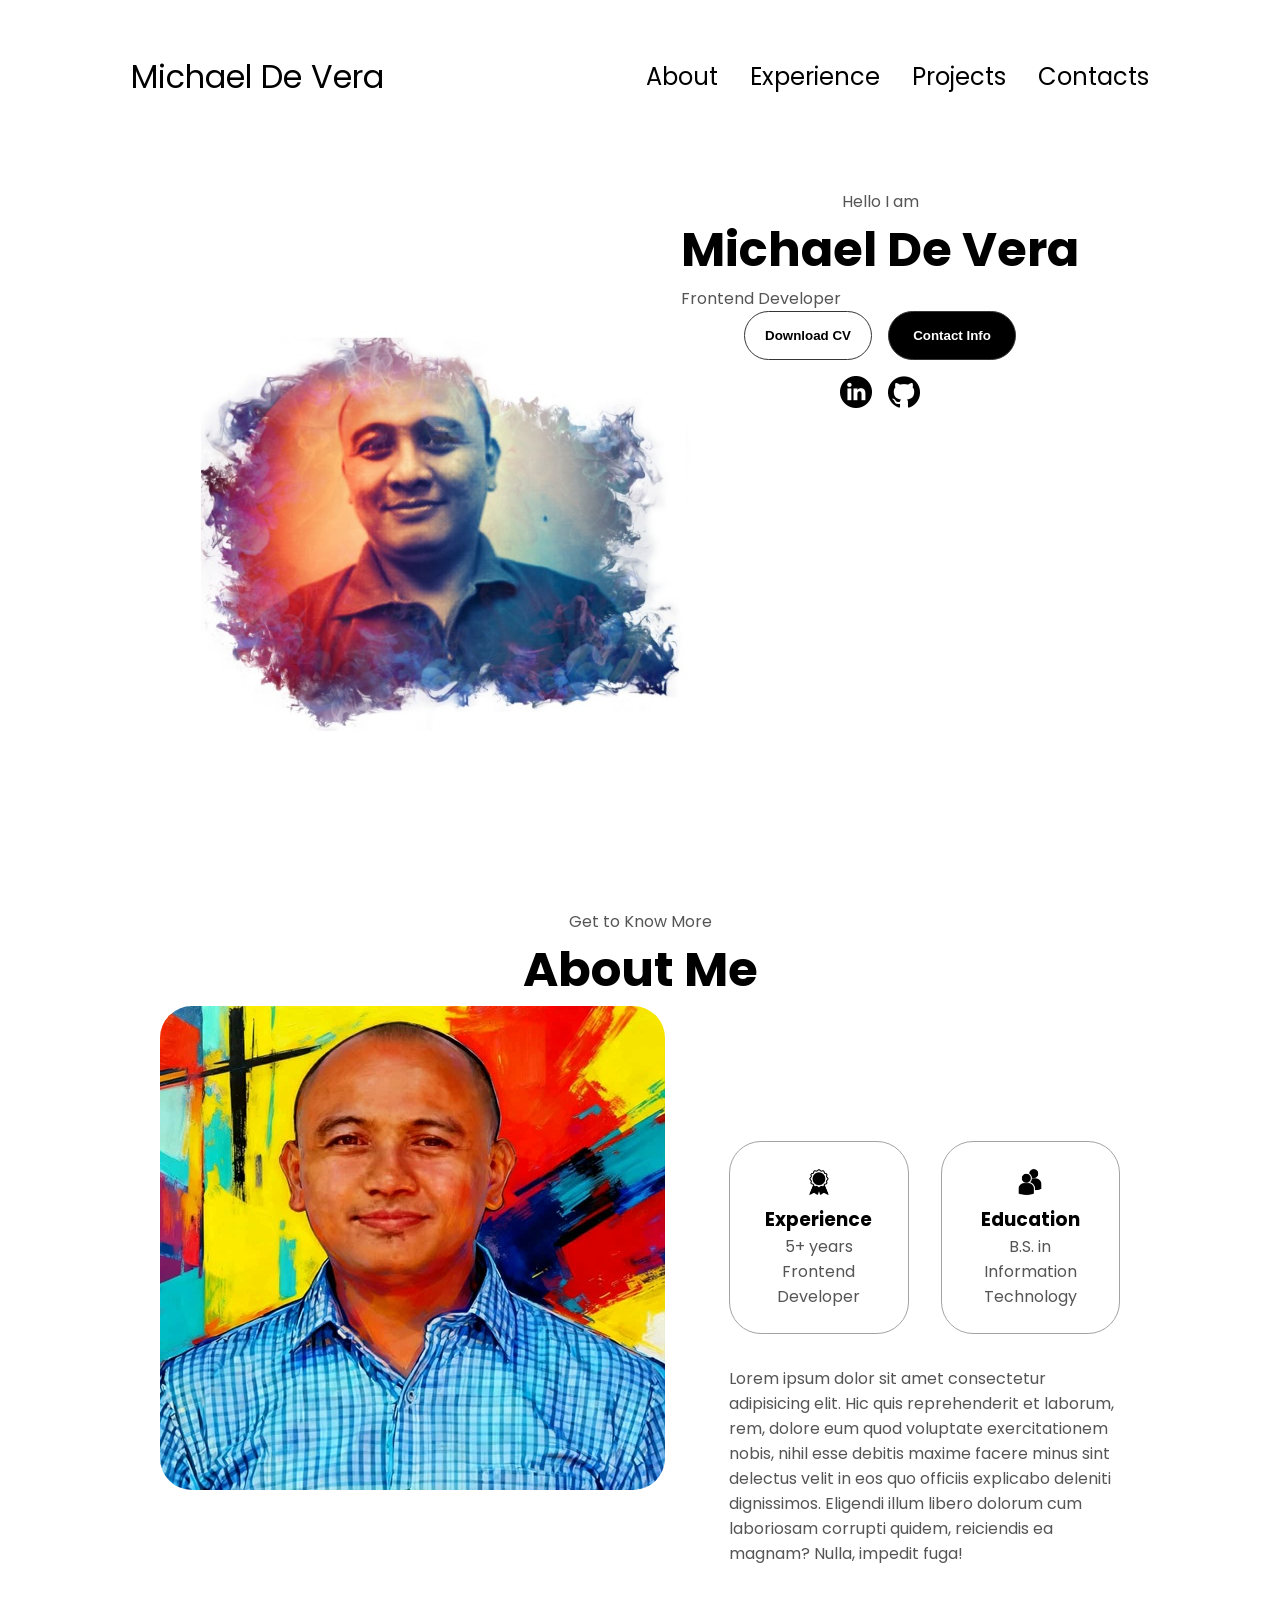
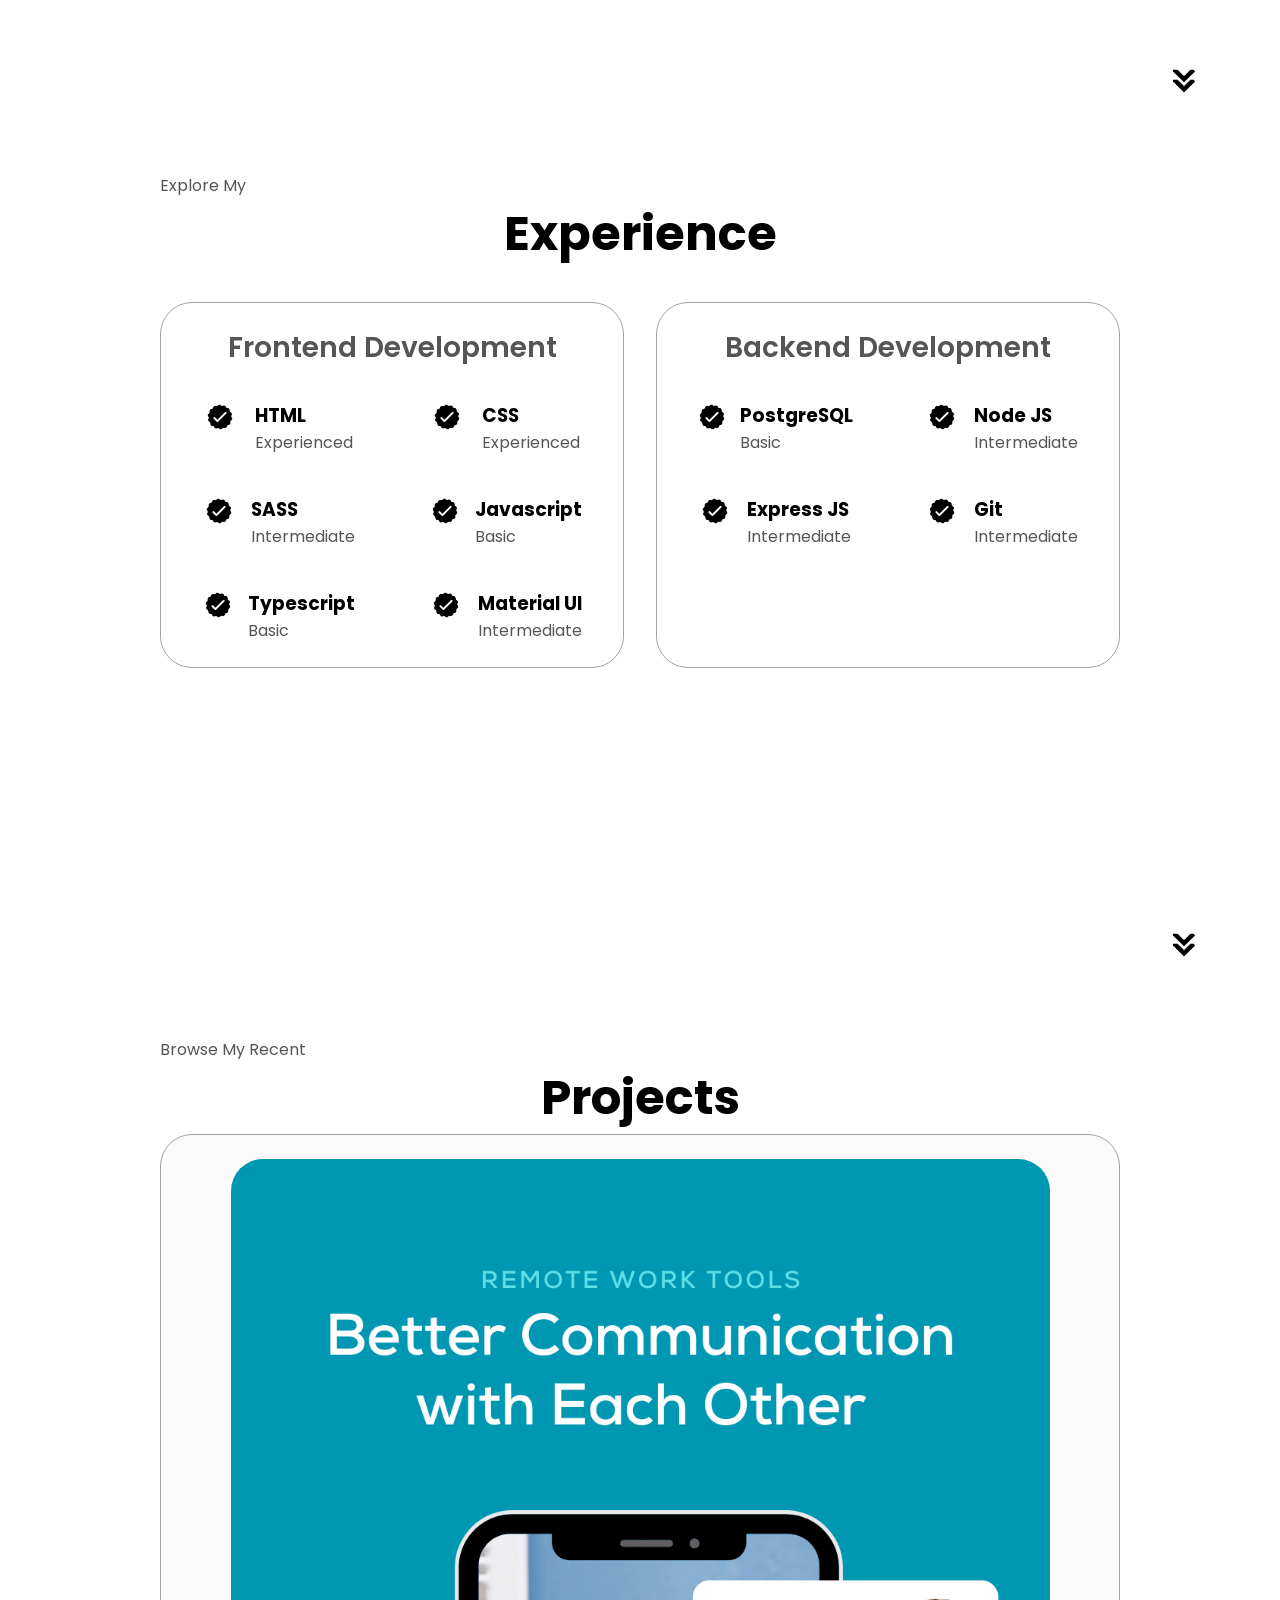
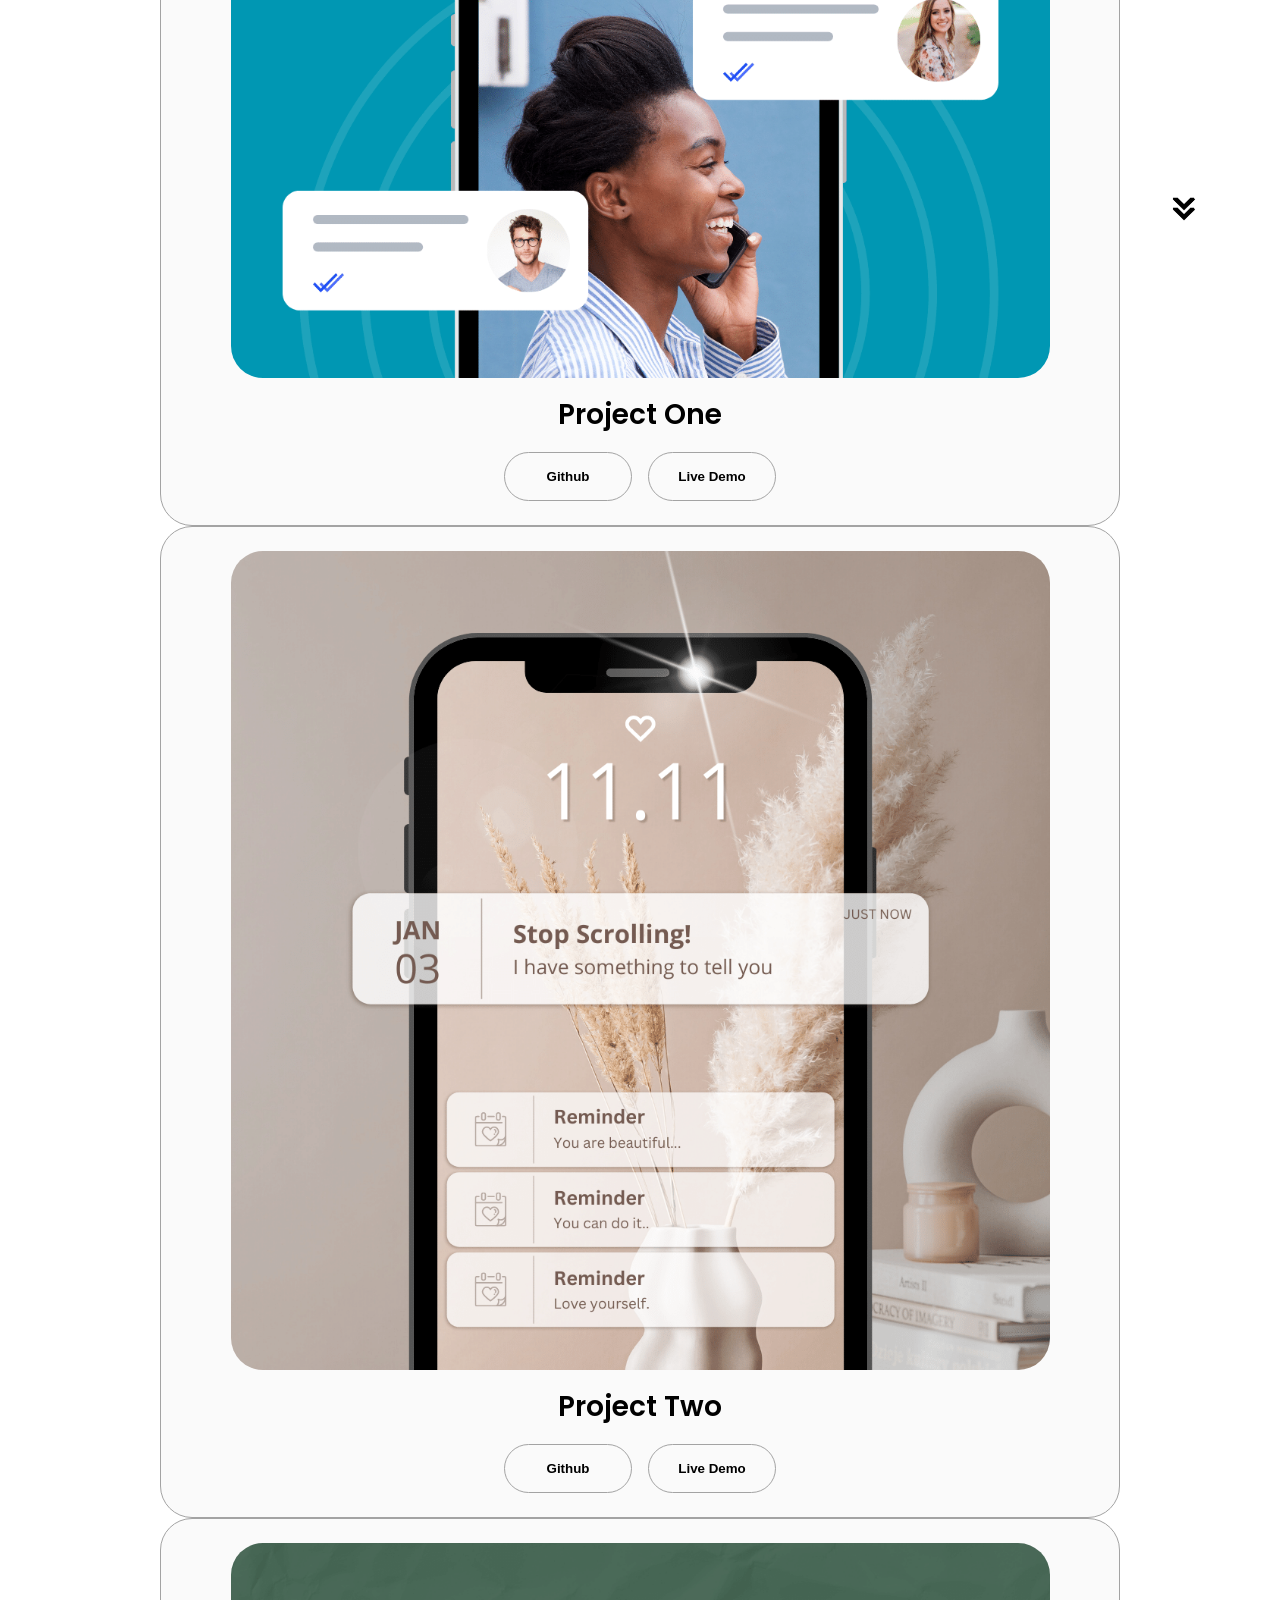
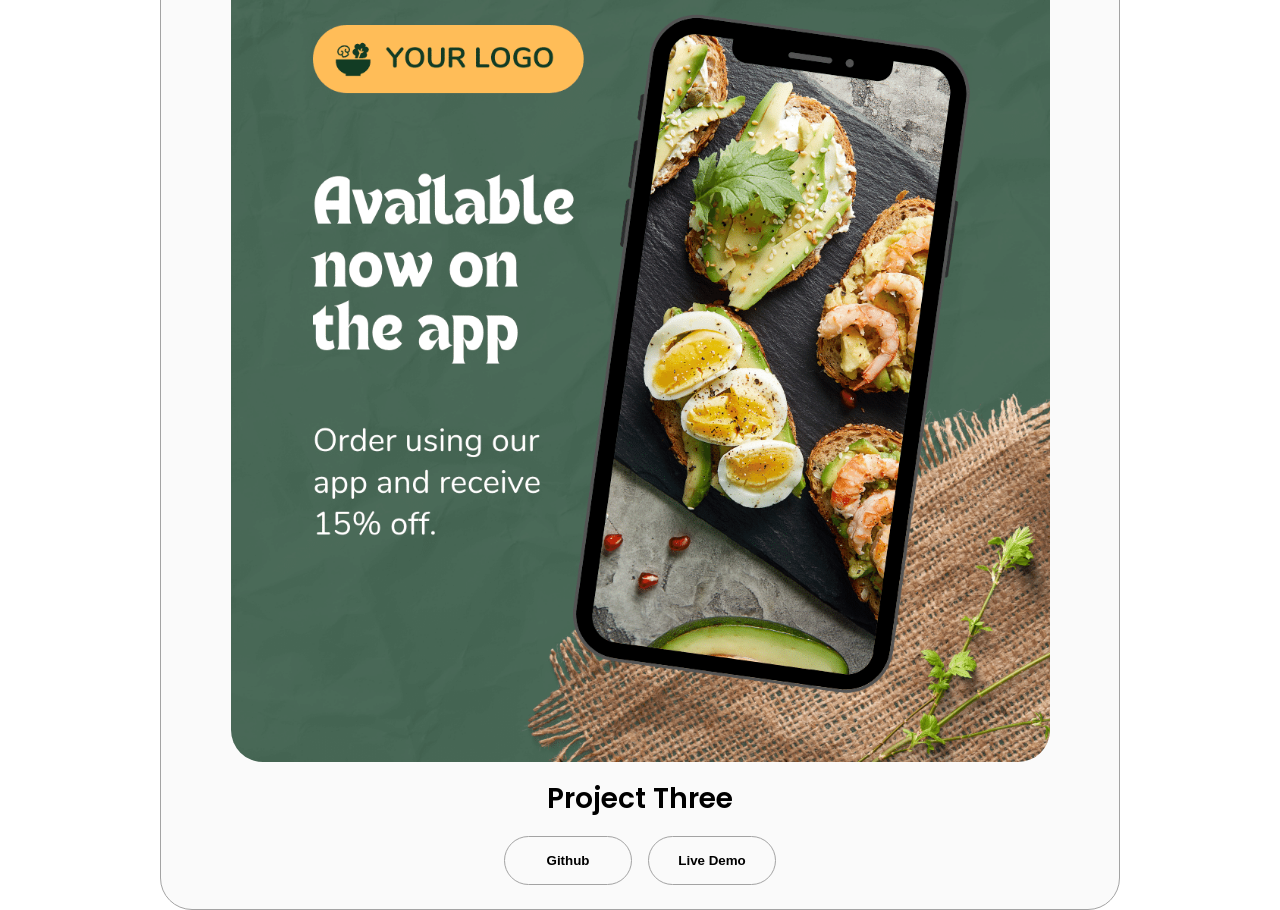
<file: index.html>
<!DOCTYPE html>
<html lang="en">
  <head>
    <meta charset="UTF-8" />
    <meta name="viewport" content="width=device-width, initial-scale=1.0">
    <title>My Portfolio</title>
    <link rel = "stylesheet" href="style.css">
    <link rel = "stylesheet" href="mediaqueries.css">
  </head>
  <body>
    <nav id = "desktop-nav">
      <div class = "logo">Michael De Vera</div>
      <div>
        <ul class= "nav-links">
          <li><a href="#about">About</a></li>
          <li><a href="#experience">Experience</a></li>
          <li><a href="#projects">Projects</a></li>
          <li><a href="#contacts">Contacts</a></li>
        </ul>
      </div>
    </nav>
    <nav id ="hamburger-nav">
      <div class = "logo">Michael De Vera</div>
      <div class = "hamburger-menu">
        <div class = "hamburger-icon" onclick = "toggleMenu()">
          <span></span>
          <span></span>
          <span></span>
        </div>
        <div class= "menu-links">
          <li><a href="#about" onclick = "toggleMenu()">About</a></li>
          <li><a href="#experience" onclick = "toggleMenu()">Experience</a></li>
          <li><a href="#projects" onclick = "toggleMenu()">Projects</a></li>
          <li><a href="#contacts" onclick = "toggleMenu()">Contacts</a></li>
        </div>
      </div>
    </nav>
    <section id= "profile">
      <div class= "section__pic-container">
        <img src= "./assets/profile-pic-1.jpg" alt= "Cloud Strife Profile Picture">
        </div>
        <div class = "section_text">
          <p class = "section__text__p1">Hello I am</p>
          <h1 class = "title">Michael De Vera</h1>
          <p class= ""section__text__p2>Frontend Developer</p>
          <div class = "btn-container">
            <button class = "btn btn-color-2"
            onclick= "window.open('./assets/cv_mike_01.pdf')"> Download CV</button>
            <button class ="btn btn-color-1"
            onclick="location.href='./contact'">Contact Info</button>
        </div>
        <div id = "socials-container">
          <img src = "./assets/linkedin.png" alt = "My LinkedIn Profile"
          class = "icon" onclick = "location.href='https://linkedin.com'" />
          <img src = "./assets/github.png" alt = "My Github Profile"
            class = "icon" onclick = "location.href='https://github.com'" />
        </div>
      </div>
    </section>
    <script src="script.js"></script>
  </body>
  </html>
       











    </section>
    <section id="about">
      <p class="section__text__p1">Get to Know More</p>
      <h1 class="title">About Me</h1>
      <div class="section-container">
        <div class="section__pic_container">
          <img
            src="./assets/about-pic.jpg"
            alt="Profile Picture"
            class="about-pic"
          />
        </div>
        <div class="about-details-container">
          <div class="about-containers">
            <div class="details-container">
              <img
                src="./assets/experience.png"
                alt="Experience icon"
                class="icon"
              />
              <h3>Experience</h3>
              <p>5+ years <br />Frontend Developer</p>
            </div>
            <div class="details-container">
              <img
                src="./assets/education.png"
                alt="Education icon"
                class="icon"
              />
              <h3>Education</h3>
              <p>
                B.S. in Information Technology <br />

              </p>
            </div>
          </div>
          <div class="text-container">
            <p>
              Lorem ipsum dolor sit amet consectetur adipisicing elit. Hic quis
              reprehenderit et laborum, rem, dolore eum quod voluptate
              exercitationem nobis, nihil esse debitis maxime facere minus sint
              delectus velit in eos quo officiis explicabo deleniti dignissimos.
              Eligendi illum libero dolorum cum laboriosam corrupti quidem, 
              reiciendis ea magnam? Nulla, impedit fuga!
            </p>
          </div>
        </div>
      </div>
      <img
        src="./assets/arrow.png"
        alt="Arrow icon"
        class="icon arrow"
        onclick="location.href = './#experience'"
      />
    </section>
        <section id="experience">
          <p class="section_text_p1">Explore My</p>
          <h1 class="title">Experience</h1>
          <div class="experience-details-container">
            <div class="about-containers">
              <div class="details-container">
                <h2 class="experience-sub-title">Frontend Development</h2>
                <div class="article-container">
                  <article>
                    <img 
                      src="./assets/checkmark.png"
                      alt="Experience icon"
                      class="icon"
                      />
                      <div>
                        <h3>HTML</h3>
                        <p>Experienced</p>
                      </div>
                   </article>
                   <article>
                    <img
                      src="./assets/checkmark.png"   
                      alt="Experience icon"
                      class="icon"
                    />
                    <div>
                      <h3>CSS</h3>
                      <p>Experienced</p>
                    </div>
                  </article>
                  <article>
                    <img 
                      src="./assets/checkmark.png"
                      alt="Experince icon"
                      class="icon"
                    />
                    <div>
                      <h3>SASS</h3>
                      <p>Intermediate</p>
                    </div>
                    </article>
                    <article>
                      <img 
                        src="./assets/checkmark.png"
                        alt="Experience icon"
                        class="icon"
                      />
                      <div>
                        <h3>Javascript</h3>
                        <p>Basic</p>
                      </div>
                    </article>
                    <article>
                      <img 
                        src="./assets/checkmark.png"
                        alt="Experience icon"
                        class="icon"
                      />
                      <div>
                        <h3>Typescript</h3>
                        <p>Basic</p>
                      </div>
                      </article>
                      <article>
                        <img 
                          src="./assets/checkmark.png"
                          alt="Experience icon"
                          class="icon"
                        />
                        <div>
                          <h3>Material UI</h3>
                          <p>Intermediate</p>
                        </div>
                      </article>
                    </div>
                  </div>
                  <div class="details-container">
                    <h2 class="experience-sub-title">Backend Development</h2>
                    <div class="article-container">
                      <article>
                        <img 
                          src="./assets/checkmark.png"
                          alt="Experience icon"
                          class="icon"
                        />
                        <div>
                        <h3>PostgreSQL</h3>
                        <p>Basic</p>
                      </div>
                    </article>
                    <article>
                      <img 
                        src="./assets/checkmark.png"
                        alt="Experience icon"
                        class="icon"
                      />
                      <div>
                        <h3>Node JS</h3>
                        <p>Intermediate</p>
                      </div>
                    </article>
                    <article>
                      <img 
                        src="./assets/checkmark.png"
                        alt="Experience icon"
                        class="icon"
                      />
                      <div>
                        <h3>Express JS</h3>
                        <p>Intermediate</p>
                      </div>
                      </article>
                      <article>
                        <img 
                          src="./assets/checkmark.png"
                          alt="Experience icon"
                          class="icon"
                      />
                      <div>
                        <h3>Git</h3>
                        <p>Intermediate</p>
                      </div>
                    </article>
                  </div>
                </div>
              </div> 
            </div>
            <img
              src="./assets/arrow.png"
              alt="Arrow icon"
              class="icon arrow"
              onclick="location.href = './#projects'"
              />
            </section>
            <section id="projects">
              <p class="section_text_p1">Browse My Recent</p>
              <h1 class="title">Projects</h1>
              <div class="experience-details-container">

                <!-- Project One -->
                  <div class="details-container color-container">
                    <div class="article-container">
                      <img 
                        src="./assets/project-1.png"
                        alt="Project One"
                        class="project-img"
                      />
                    </div>
                    <h2 class="experience-sub-title project-title">Project One</h2>
                    <div class="btn-container">
                      <button 
                        class="btn btn-color-2 project-btn"
                        onclick="location.href='https://github.com/mischmi2023'"
                      >
                        Github
                      </button>
                      <button
                        class="btn btn-color-2 project-btn"
                        onclick="location.href='https://cm82.paabeelee.com/login.asp'"
                      >
                        Live Demo
                    </button>
                  </div>
                </div>

                <!-- Project Two-->
                <div class="details-container color-container">
                <div class="article-container">
                <img
                 src="./assets/project-2.png"
                 alt="Project Two"
                 class="project-img"
                />
             </div>
             <h2 class="experience-sub-title project-title">Project Two</h2>
             <div class="btn-container">
               <button 
                class="btn btn-color-2 project-btn"
                onclick="location.href='https://github.com/mischmi2023'"
              >
                Github
            </button>
            <button
              class="btn btn-color-2 project-btn"
              onclick="location.href='https://cm82.paabeelee.com/login.asp'"
            >
            Live Demo 
            </button>
           </div>
           </div>

           <!-- Project Three -->
           <div class="details-container color-container">
              <div class="article-container">
                <img
                  src="./assets/project-3.png"
                  alt="Project 3"
                  class="project-img"
              />
            </div>
            <h2 class="experience-sub-title project-title">Project Three</h2>
            <div class="btn-container">
              <button 
                class="btn btn-color-2 project-btn"
                onclick="location.href='https://github.com/mischmi2023'"
              >
                Github
              </button>
              <button
                class="btn btn-color-2 project-btn"
                onclick="location.href='https://cm82.paabeelee.com/login.asp'"
              >
                Live Demo 
              </button>
            </div>
          </div>
        </div>
      <img 
        src="./assets/arrow.png"
        alt="Arrow icon"
        class="icon arrow"
        onclick="location.href = './#contact'"
      />
    </section>
  <script src="script.js"></script>
  </section>
    <section id="contact">
      <p class="section_text_p1">Get in Touch</p>
      <h1 class="title">Contact Me</h1>
      <div class="contact-info-upper-container">
        <div class="contact-info-container">
          <img 
            src="./assets/email.png"
            alt="Email icon"
            class="icon contact-icon"
          />
          <p><a href="mailto:migz.dv8@gmail.com">migz.dv8@gmail.com</a></p>
        </div>
        <div class="contact-info-container">
          <img
            src="./assets/linkedin.png"
            alt="LinkedIn icon"
            class="icon contact-icon"
          />
        <p><a href="https://www.linkedin.com">LinkedIn</a>></p>
      </div>
      </div>
    </section>
    <footer>
      <nav>
        <div class="nav-links-container">
          <ul class="nav-links">
            <li><a href="#about">About</a></li>
            <li><a href="#experience">Experience</a></li>
            <li><a href="#projects">Projects</a></li>
            <li><a href="#contact">Contacts</a></li>
          </ul>
        </div>
      </nav>
      <p>Copyright &#169; 2026 Michael De Vera. All Rights Reserved.</p>
      </footer>
    <script src="script.js"></script>
  </body>
</html>
</file>
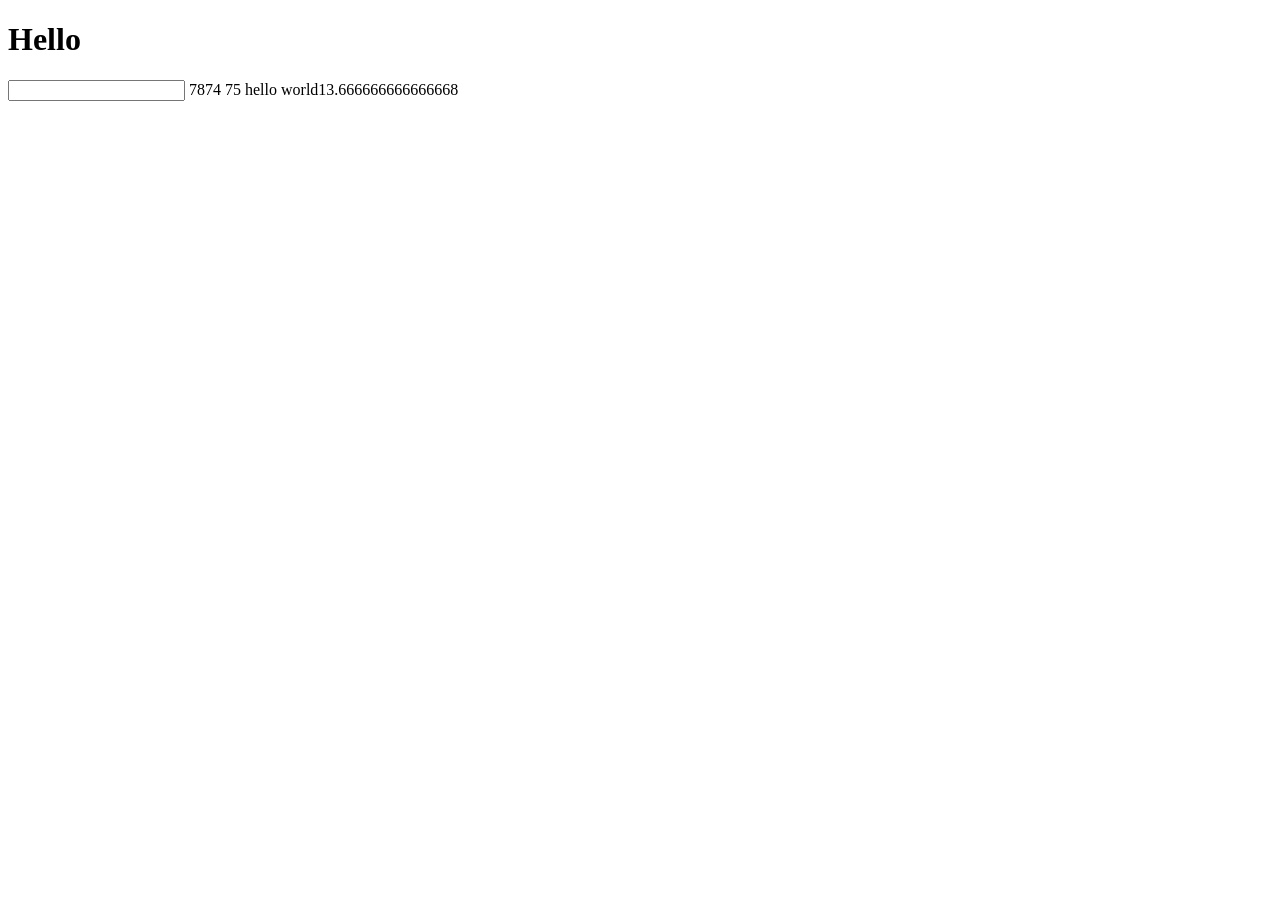
<file: jstutorial.html>
<!DOCTYPE html>
<html lang="en">
<head>
  <meta charset="UTF-8" />
  <meta name="viewport" content="width=device-width,initial-scale=1.0" />
  <title>Javascript Tutorial</title>
  </head>
  <body>
    <h1 id ="header">Hello</h1>
    <input type = "text" id ="inp"/>
    <script type="text/javascript">
        /*

        DISPLAYING OUTPUTS

        console.log("Hello this is a log.");
        document.write("Hello World!");
        console.warn("Warning!");
        console.error("This is an error!!!");
        
            document.getElementById("header").innerHTML = "This is a sample.";
            document.getElementById("inp").value = "Hello World!";
        */

        /* DATA TYPES
        String
        Number
        boolean - true or false
        undefined
        null

        OPERATORS
        */

        var x = 69; 
        x = 71;
        console.log(x);

        var name = "Mike";
        console.log(name);

        var x = 69;
        var y = 9;
        var z = x + y;
        console.log(z);
        document.write(z);

        //x =  x + 5;
        x += 5;
        console.log(x);
        document.writeln(x);
       
        x ++;
        console.log(x);
        document.writeln(x);

        var str = "hello";
        var str1 = "world";
        var w = str + " " + y;
        console.log(w);
        document.write(str + " " + str1);

        var strng = "hello" - 5;
        console.log(strng);

        /* Order of operations
        B brackets
        E exponents
        D division
        M multiplication
        A addition
        S subraction

        */

        var result = (4 * 5) /3 + 9 -2;
        console.log(result);
        document.write(result);

        var str2 = "hi";
        str2 += "hi"; // str2 = str2 = "hi"
        console.log(str2);

        //Booelan Operations and Conditions

        var a = 6;
        var b = 9;
        var c = a < b;
        console.log(c);

        var q = 6;
        var w = "6";
        var e = q == w; // it compares the values and ignore the type.
        console.log(e);

        var r  = 8;
        var t = "8";
        var u = r == t;
        console.log(u);

        var i = q !== w;
        console.log(i);

        var names = "Mike";
        var nickname = "mike";
        console.log(names == nickname);

        var m = 9;
        var n = 6;
        console.log(name == nickname && m > n && m != n);
        console.log(names != nickname || m < n);
        console.log(name == nickname || (m < n && m != n));
        console.log(!(m<n) && !(name == nickname && m <= n));
     </script>
   </body>
  </html>
</file>
<file: style.css>
/* General Styles*/

@import url("https://fonts.googleapis.com/css2?family=Poppins:wght@300;400;600&display=swap");

* {
  margin: 0;
  padding: 0;
}

body {
  font-family: "Poppins", sans-serif;
}

html {
  scroll-behavior: smooth;
}

p {
  color: rgb(85, 85, 85);
}

/*Transition*/

a,
.btn {
  transition: all 300s ease;
}

/* Desktop Nav */

nav,
.nav-links {
  display: flex;
}

nav {
  justify-content: space-around;
  align-items: center;
  height: 17vh;
}
.nav-links {
  gap: 2rem;
  list-style: none;
  font-size: 1.5rem;
}

a {
  color: black;
  text-decoration: none;
  text-decoration-color: white;
}








.logo {
  font-size: 2rem;
}

.logo:hover {
  cursor: default;
}

/*Hamburger Menu Nav*/

#hamburger-nav {
  display: none;
}

.hamburger-menu {
  position: relative;
  display: inline-block;
}

.hamburger-icon {
  display: flex;
  flex-direction: column;
  justify-content: space-between;
  height: 24px;
  width: 30px;
  cursor: pointer;
}

.hamburger-icon span {
  width: 100%;
  height: 2px;
  background-color: black;
  transition: all 0.3 ease-in-out;
}

.menu-links {
  position: absolute;
  top: 100%;
  right: 0;
  background-color: white;
  width: fit-content;
  max-height: 0;
  overflow: hidden;
  transition: all 0.3 ease-in-out;
}

.menu-links a {
  display: block;
  padding: 10px;
  text-align: center;
  font-size: 1.5rem;
  color: black;
  text-decoration: none;
  transition: all 0.3 ease-in-out;
}

.menu-links li {
  list-style: none;
}

.menu-links.open {
  max-height: 300px;
}

.hamburger-icon.open span:first-child {
  transform: rotate(45deg) translate(10px, 5px);
}

.hamburger-icon.open span:nth-child(2) {
  opacity: 0;
}

.hamburger-icon.open span:last-child {
  transform: rotate(-45deg) translate(10px, -5px);
}

.hamburger-icon span:first-child {
  transform: none;
}

.hamburger-icon span:first-child {
  opacity: 1;
}

.hamburger-icon span:first-child {
  transform: none;
}

/*Sections*/

section {
  padding-top: 4vh;
  height: 96vh;
  margin: 0 10rem;
  box-sizing: border-box;
  min-height: fit-content;
}

.section-container {
  display: flex;
}

/* Profile Section */

#profile {
  display: flex;
  justify-content: center;
  gap: 5rem;
  height: 80vh;
}

.section__pic-container {
  display: flex;
  height: 400px;
  width: 400px;
  margin: auto 0;
}

.section__text {
  align-self: center;
  text-align: center;
}

.section__text_p {
  font-weight: 600;
}

.section__text__p1 {
  text-align: center;
}

.section__text__p2 {
  font-size: 1.75rem;
  margin-bottom: 1rem;
}

.title {
  font-size: 3rem;
  text-align: center;
}

#socials-container {
  display: flex;
  justify-content: center;
  margin-top: 1rem;
  gap: 1rem;
}

/* Icon */

.icon {
  cursor: pointer;
  height: 2rem;
}

/* Buttons */

.btn-container {
  display: flex;
  justify-content: center;
  gap: 1rem;
}

.btn {
  font-weight: 600;
  transition: all 300ms ease;
  padding: 1rem;
  width: 8rem;
  border-radius: 2rem;
}

.btn-color-1,
.btn-color-2 {
  border: rgb(53,53,53) 0.1rem solid;
}

.btn-color-1:hover,
.btn-color-2:hover {
  cursor: pointer;
}

.btn-color-1,
.btn-color-2:hover {
  background: rgb(0,0,0);
  color: white;
}

.btn-color-1:hover {
  background: rgb(0,0,0);
}

.btn-color-2 {
  background: none;
}

.btn-color-2:hover {
  border: rgb(255, 255, 255) 0.1rem solid;
}

.btn-container {
  gap: 1rem;
}

/* About Section */

#about {
  position: relative;
}

.about-containers {
  gap: 2rem;
  margin-bottom: 2rem;
  margin-top: 2rem;
}

.about-details-container {
  justify-content: center;
  flex-direction: column;
}

.about-containers,
.about-details-container {
  display: flex;
}

.about-pic {
  border-radius: 2rem;
}

.arrow {
  position: absolute;
  right: -5rem;
  bottom: 2.5rem;
}

.details-container {
  padding: 1.5rem;
  flex: 1;
  background: white;
  border-radius: 2rem;
  border: rgb(53, 53, 53) 0.1rem solid;
  border-color: rgb(163, 163, 163);
  text-align: center;
}

.section-container {
  gap: 4rem;
  height: 80%;
}

.section__pic-container {
  height: 400px;
  width: 400px;
  margin: auto 0;
}

/* Experience Section */

#experience {
  position: relative;
}

.experience-sub-title {
  color: rgb(85, 85, 85);
  font-weight: 600;
  font-size: 1.75rem;
  margin-bottom: 2rem;
}

.experience-details-container {
  display: flex;
  justify-content: center;
  flex-direction: column;
}

.article-container {
  display: flex;
  text-align: initial;
  flex-wrap: wrap;
  flex-direction: row;
  gap: 2.5rem;
  justify-content: space-around;
}

article {
  display: flex;
  width: 10rem;
  justify-content: space-around;
  gap: 0.5rem;
}

article .icon {

}

/* Projects Section */

#projects {
  position: relative;
}

.color-container {
  border: 1px solid rgb(163, 163, 163);
  background: rgb(250, 250, 250);
}

 .project-img {
  border-radius: 2rem;
  width: 90%;
  height: 90%;
 }

.project-title {
  margin: 1rem 0;
  color: black;
}

.project-btn {
  color: black;
  border-color: rgb(163, 163, 163);
}

/* Contact */

#contact {
  display: flex;
  justify-content: center;
  flex-direction: column;
  height: 70vh;
}

.contact-info-upper-container {
  display: flex;
  justify-content: center;
  border-radius: 2rem;
  border: rgb(163, 163, 163) 0.1rem solid;
  border-color: rgb(163, 163, 163);
  background: (25, 250, 250);
  margin: 2rem;
  padding: 0.5rem;
}

.contact-info-container {
  display: flex;
  align-items: center;
  justify-content: center;
  gap: 0.5rem;
  margin: 1rem;
}

.contact-info-container p {
  font-size: larger;
}

.contact-icon {
  cursor: default;
}

.email-icon {
  height: 2.5rem;
}

/* Footer Section */

footer {
  height: 26vh;
  margin: 0 1 rem;
}

footer p {
  text-align: center;
}
</file>
<file: mediaqueries.css>
@media screen and (max-width: 1200px) {
 
 
 
 
 
 
 
 
 
 
  #desktop-nav {
    display: none;
  }
  #hamburger-nav {
    display: flex;
  }
  #experience,
  .experience-details-container {
    margin-top: 2rem;
  }
  #profile,
  .section-container {
    display: block;
  }
  .arrow {
    display: none;
  }
  section,
  .section-container {
    height: fit-content;
  }
  section {
    margin: 0 6%;
  }
  .section_pic-container {
    width: 275px;
    height: 275px;
    margin: 0 auto 2rem;
  }
  .about-containers {
    margin-top: 0;
  }
}

@media screen and (max-width: 600px) {
}
</file>
